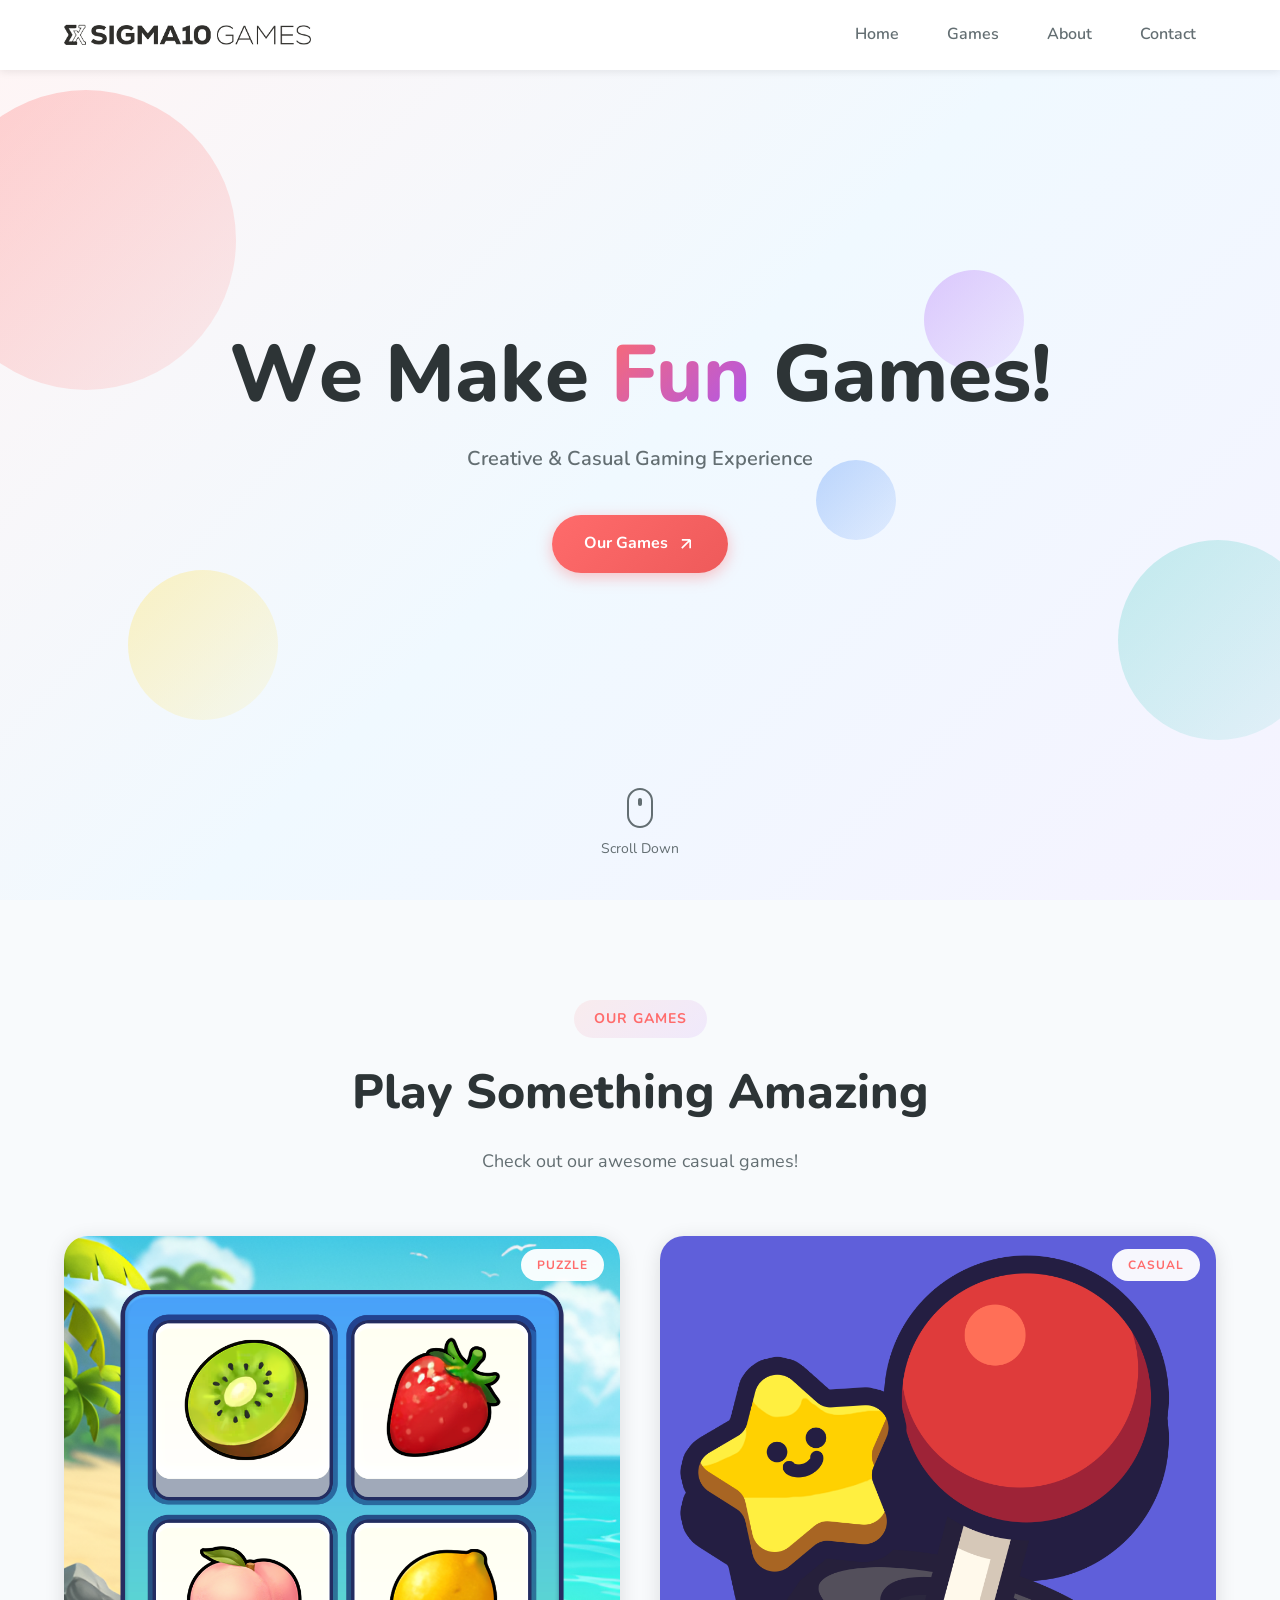
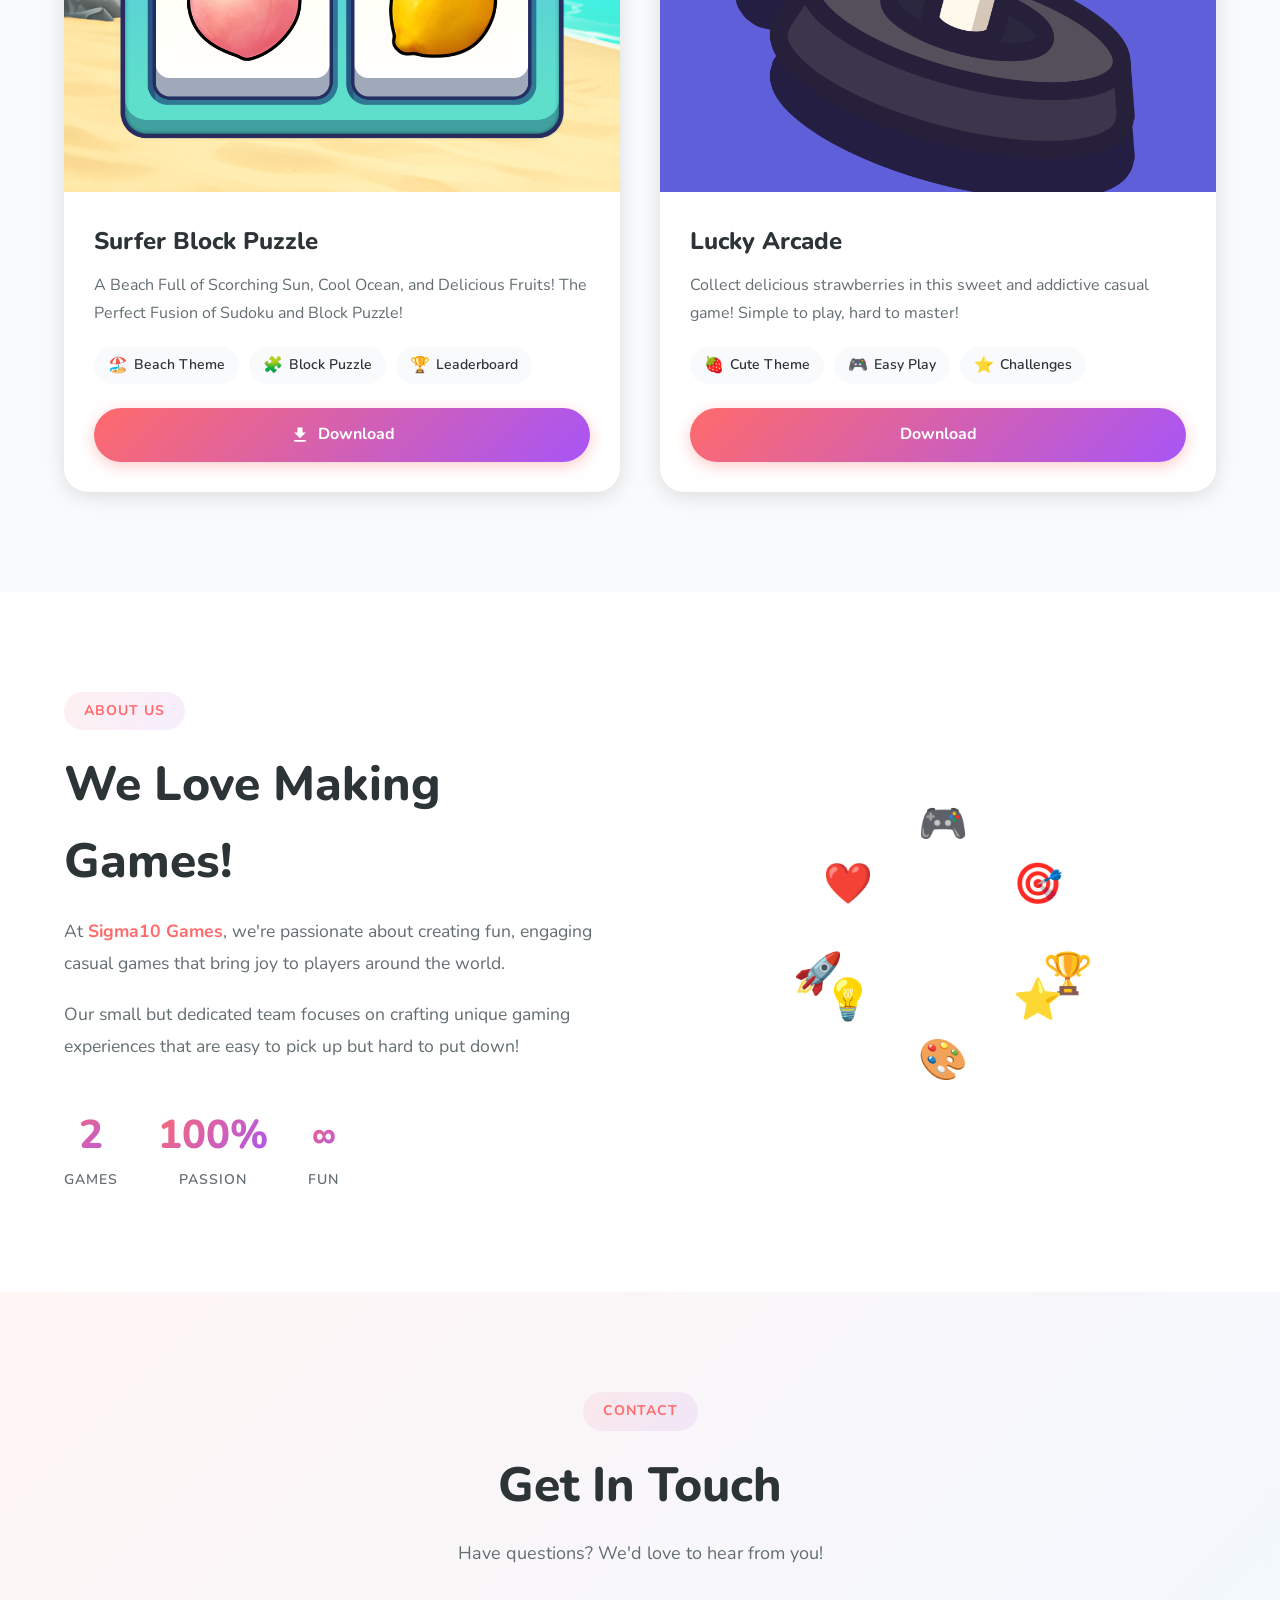
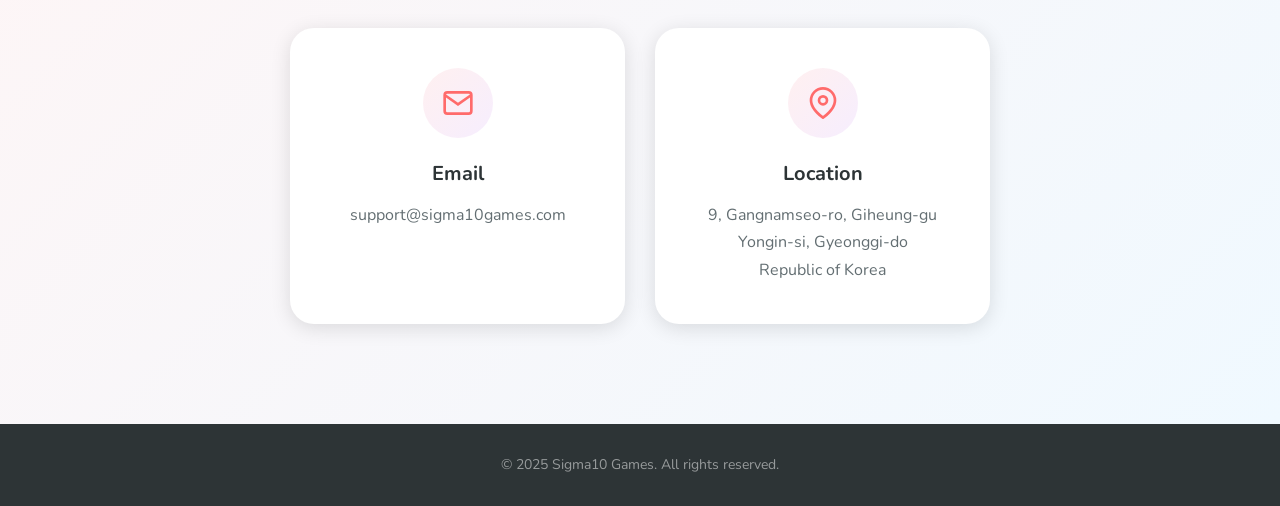
<file: index.html>
<!DOCTYPE html>
<html lang="en">
<head>
    <meta charset="UTF-8">
    <meta name="viewport" content="width=device-width, initial-scale=1.0">
    <meta name="description" content="Sigma10 Games - We make fun and creative casual games!">
    <title>Sigma10 Games</title>

    <!-- Open Graph -->
    <meta property="og:type" content="website">
    <meta property="og:url" content="https://sigma10games.com/">
    <meta property="og:title" content="Sigma10 Games">
    <meta property="og:description" content="We make fun and creative casual games!">
    <meta property="og:image" content="https://sigma10games.com/assets/img/SIGMA10_LOGO.png">
    <meta property="og:site_name" content="Sigma10 Games">

    <!-- Twitter Card -->
    <meta name="twitter:card" content="summary">
    <meta name="twitter:title" content="Sigma10 Games">
    <meta name="twitter:description" content="We make fun and creative casual games!">
    <meta name="twitter:image" content="https://sigma10games.com/assets/img/SIGMA10_LOGO.png">
    <link rel="icon" type="image/x-icon" href="assets/favicon.ico">
    <link href="https://fonts.googleapis.com/css2?family=Nunito:wght@400;600;700;800&display=swap" rel="stylesheet">
    <link rel="stylesheet" href="css/styles.css?v=3">
</head>
<body>
    <!-- Navigation -->
    <nav class="navbar">
        <div class="container nav-container">
            <a href="#" class="logo">
                <img src="assets/img/SIGMA10_LOGO.png" alt="Sigma10 Games">
            </a>
            <ul class="nav-links">
                <li><a href="#home">Home</a></li>
                <li><a href="#games">Games</a></li>
                <li><a href="#about">About</a></li>
                <li><a href="#contact">Contact</a></li>
            </ul>
            <button class="mobile-menu-btn" aria-label="Toggle menu">
                <span></span>
                <span></span>
                <span></span>
            </button>
        </div>
    </nav>

    <!-- Hero Section -->
    <section id="home" class="hero">
        <div class="hero-bg">
            <div class="floating-shape shape1"></div>
            <div class="floating-shape shape2"></div>
            <div class="floating-shape shape3"></div>
            <div class="floating-shape shape4"></div>
            <div class="floating-shape shape5"></div>
        </div>
        <div class="container hero-content">
            <h1 class="hero-title">
                <span class="wave">W</span><span class="wave">e</span><span class="wave"> </span>
                <span class="wave">M</span><span class="wave">a</span><span class="wave">k</span><span class="wave">e</span><span class="wave"> </span>
                <span class="highlight">Fun</span> Games!
            </h1>
            <p class="hero-subtitle">Creative & Casual Gaming Experience</p>
            <a href="#games" class="btn btn-primary">
                <span>Our Games</span>
                <svg width="20" height="20" viewBox="0 0 24 24" fill="none" stroke="currentColor" stroke-width="2">
                    <path d="M7 17L17 7M17 7H7M17 7V17"/>
                </svg>
            </a>
        </div>
        <div class="scroll-indicator">
            <div class="mouse">
                <div class="wheel"></div>
            </div>
            <span>Scroll Down</span>
        </div>
    </section>

    <!-- Games Section -->
    <section id="games" class="games-section">
        <div class="container">
            <div class="section-header">
                <span class="section-tag">Our Games</span>
                <h2 class="section-title">Play Something Amazing</h2>
                <p class="section-desc">Check out our awesome casual games!</p>
            </div>

            <div class="games-grid">
                <!-- Game 1: Surfer Block Puzzle -->
                <div class="game-card">
                    <div class="game-image">
                        <img src="assets/img/portfolio/surfer_block_puzzle.png" alt="Surfer Block Puzzle">
                        <div class="game-overlay">
                            <span class="game-badge">Puzzle</span>
                        </div>
                    </div>
                    <div class="game-content">
                        <h3 class="game-title">Surfer Block Puzzle</h3>
                        <p class="game-desc">
                            A Beach Full of Scorching Sun, Cool Ocean, and Delicious Fruits!
                            The Perfect Fusion of Sudoku and Block Puzzle!
                        </p>
                        <div class="game-features">
                            <span class="feature"><span class="feature-icon">🏖️</span> Beach Theme</span>
                            <span class="feature"><span class="feature-icon">🧩</span> Block Puzzle</span>
                            <span class="feature"><span class="feature-icon">🏆</span> Leaderboard</span>
                        </div>
                        <div class="game-links">
                            <a href="games/surfer-block-puzzle/index.html"
                               class="store-btn smart-download"
                               data-android="https://play.google.com/store/apps/details?id=com.marina.projj"
                               data-ios="https://apps.apple.com/app/id6695753098">
                                <svg viewBox="0 0 24 24" width="20" height="20">
                                    <path fill="currentColor" d="M5,20H19V18H5M19,9H15V3H9V9H5L12,16L19,9Z"/>
                                </svg>
                                <span>Download</span>
                            </a>
                        </div>
                    </div>
                </div>

                <!-- Game 2: Lucky Arcade -->
                <div class="game-card">
                    <div class="game-image">
                        <img src="assets/img/portfolio/lucky_arcade.png" alt="Lucky Arcade">
                        <div class="game-overlay">
                            <span class="game-badge">Casual</span>
                        </div>
                    </div>
                    <div class="game-content">
                        <h3 class="game-title">Lucky Arcade</h3>
                        <p class="game-desc">
                            Collect delicious strawberries in this sweet and addictive casual game!
                            Simple to play, hard to master!
                        </p>
                        <div class="game-features">
                            <span class="feature"><span class="feature-icon">🍓</span> Cute Theme</span>
                            <span class="feature"><span class="feature-icon">🎮</span> Easy Play</span>
                            <span class="feature"><span class="feature-icon">⭐</span> Challenges</span>
                        </div>
                        <div class="game-links">
                            <a href="games/lucky-arcade/index.html"
                               class="store-btn smart-download"
                               data-android="https://play.google.com/store/apps/details?id=com.sigma10games.sevenstrawberries"
                               data-ios="https://apps.apple.com/app/id6746425156"
                                <svg viewBox="0 0 24 24" width="20" height="20">
                                    <path fill="currentColor" d="M5,20H19V18H5M19,9H15V3H9V9H5L12,16L19,9Z"/>
                                </svg>
                                <span>Download</span>
                            </a>
                        </div>
                    </div>
                </div>
            </div>
        </div>
    </section>

    <!-- About Section -->
    <section id="about" class="about-section">
        <div class="container">
            <div class="about-content">
                <div class="about-text">
                    <span class="section-tag">About Us</span>
                    <h2 class="section-title">We Love Making Games!</h2>
                    <p>
                        At <strong>Sigma10 Games</strong>, we're passionate about creating fun,
                        engaging casual games that bring joy to players around the world.
                    </p>
                    <p>
                        Our small but dedicated team focuses on crafting unique gaming experiences
                        that are easy to pick up but hard to put down!
                    </p>
                    <div class="about-stats">
                        <div class="stat">
                            <span class="stat-number">2</span>
                            <span class="stat-label">Games</span>
                        </div>
                        <div class="stat">
                            <span class="stat-number">100%</span>
                            <span class="stat-label">Passion</span>
                        </div>
                        <div class="stat">
                            <span class="stat-number">∞</span>
                            <span class="stat-label">Fun</span>
                        </div>
                    </div>
                </div>
                <div class="about-visual">
                    <div class="emoji-cloud">
                        <span class="emoji e1">🎮</span>
                        <span class="emoji e2">🎯</span>
                        <span class="emoji e3">🏆</span>
                        <span class="emoji e4">⭐</span>
                        <span class="emoji e5">🎨</span>
                        <span class="emoji e6">💡</span>
                        <span class="emoji e7">🚀</span>
                        <span class="emoji e8">❤️</span>
                    </div>
                </div>
            </div>
        </div>
    </section>

    <!-- Contact Section -->
    <section id="contact" class="contact-section">
        <div class="container">
            <div class="section-header">
                <span class="section-tag">Contact</span>
                <h2 class="section-title">Get In Touch</h2>
                <p class="section-desc">Have questions? We'd love to hear from you!</p>
            </div>

            <div class="contact-cards">
                <div class="contact-card">
                    <div class="contact-icon">
                        <svg width="32" height="32" viewBox="0 0 24 24" fill="none" stroke="currentColor" stroke-width="2">
                            <path d="M4 4h16c1.1 0 2 .9 2 2v12c0 1.1-.9 2-2 2H4c-1.1 0-2-.9-2-2V6c0-1.1.9-2 2-2z"/>
                            <polyline points="22,6 12,13 2,6"/>
                        </svg>
                    </div>
                    <h3>Email</h3>
                    <p>support@sigma10games.com</p>
                </div>
                <div class="contact-card">
                    <div class="contact-icon">
                        <svg width="32" height="32" viewBox="0 0 24 24" fill="none" stroke="currentColor" stroke-width="2">
                            <path d="M21 10c0 7-9 13-9 13s-9-6-9-13a9 9 0 0 1 18 0z"/>
                            <circle cx="12" cy="10" r="3"/>
                        </svg>
                    </div>
                    <h3>Location</h3>
                    <p>9, Gangnamseo-ro, Giheung-gu<br>Yongin-si, Gyeonggi-do<br>Republic of Korea</p>
                </div>
            </div>
        </div>
    </section>

    <!-- Footer -->
    <footer class="footer">
        <div class="container">
            <div class="footer-bottom">
                <p>&copy; 2025 Sigma10 Games. All rights reserved.</p>
            </div>
        </div>
    </footer>

    <script src="js/scripts.js?v=3"></script>
</body>
</html>
</file>
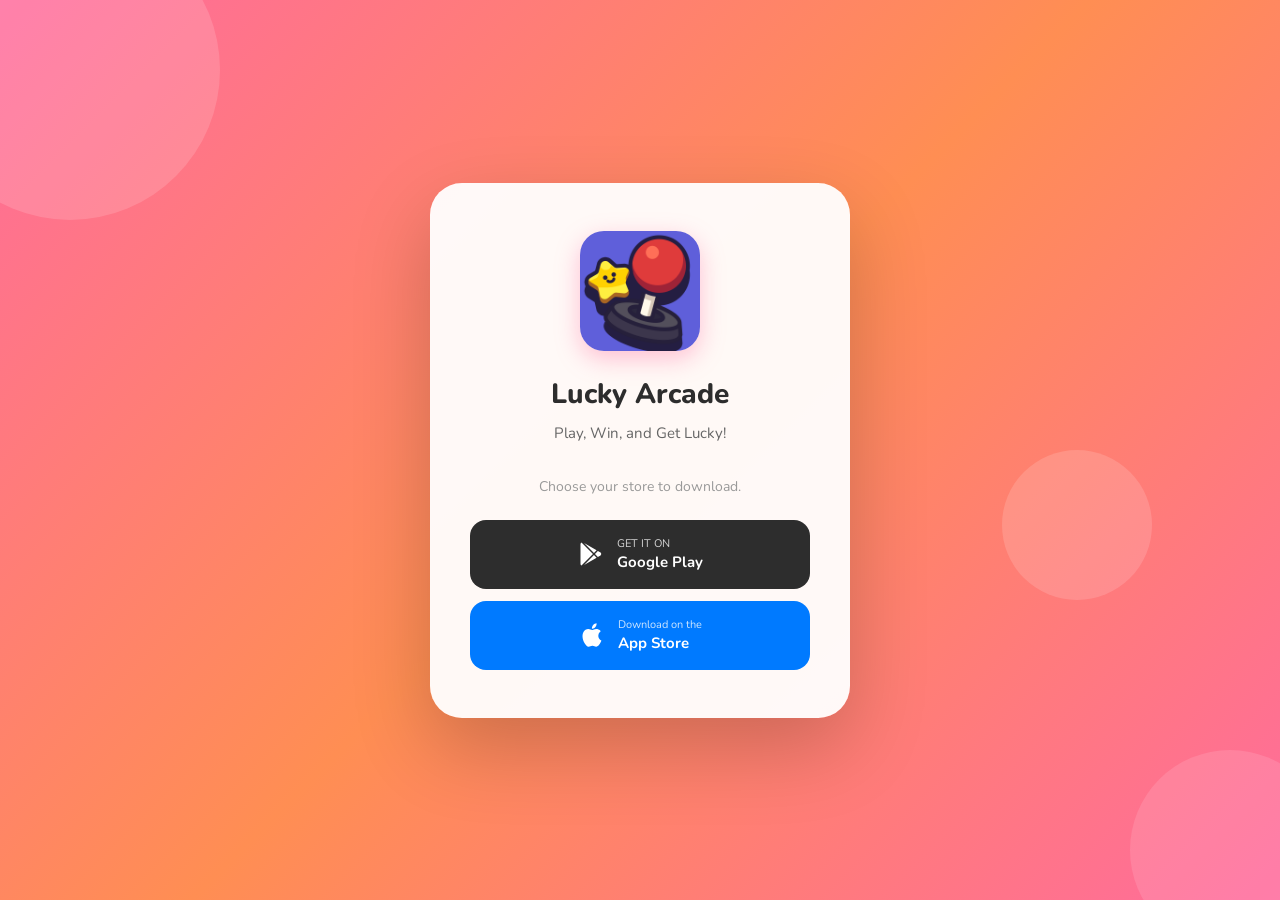
<file: games/lucky-arcade/index.html>
<!DOCTYPE html>
<html lang="ko">
<head>
    <meta charset="UTF-8">
    <meta name="viewport" content="width=device-width, initial-scale=1.0">

    <!-- Primary Meta Tags -->
    <title>Lucky Arcade - Sigma10 Games</title>
    <meta name="title" content="Lucky Arcade">
    <meta name="description" content="Play, Win, and Get Lucky! Download now for free.">

    <!-- Open Graph (카카오톡, Facebook 등 미리보기) -->
    <meta property="og:type" content="website">
    <meta property="og:url" content="https://sigma10games.com/games/lucky-arcade/">
    <meta property="og:title" content="Lucky Arcade">
    <meta property="og:description" content="Play, Win, and Get Lucky! Download now for free.">
    <meta property="og:image" content="https://sigma10games.com/assets/img/og/lucky_arcade.png">
    <meta property="og:image:width" content="1200">
    <meta property="og:image:height" content="630">
    <meta property="og:site_name" content="Sigma10 Games">

    <!-- Twitter Card -->
    <meta name="twitter:card" content="summary_large_image">
    <meta name="twitter:title" content="Lucky Arcade">
    <meta name="twitter:description" content="Play, Win, and Get Lucky! Download now for free.">
    <meta name="twitter:image" content="https://sigma10games.com/assets/img/og/lucky_arcade.png">

    <link rel="icon" type="image/x-icon" href="../../assets/favicon.ico">
    <link href="https://fonts.googleapis.com/css2?family=Nunito:wght@400;600;700;800&display=swap" rel="stylesheet">
    <style>
        * { margin: 0; padding: 0; box-sizing: border-box; }

        body {
            font-family: 'Nunito', sans-serif;
            background: linear-gradient(135deg, #ff6b9d 0%, #ff8e53 50%, #ff6b9d 100%);
            min-height: 100vh;
            display: flex;
            align-items: center;
            justify-content: center;
            overflow: hidden;
        }

        .bg-shapes {
            position: fixed;
            inset: 0;
            pointer-events: none;
            z-index: 0;
        }

        .shape {
            position: absolute;
            border-radius: 50%;
            opacity: 0.15;
            animation: float 6s ease-in-out infinite;
        }

        .shape:nth-child(1) { width: 300px; height: 300px; background: #fff; top: -80px; left: -80px; animation-delay: 0s; }
        .shape:nth-child(2) { width: 200px; height: 200px; background: #ffe0f0; bottom: -50px; right: -50px; animation-delay: 2s; }
        .shape:nth-child(3) { width: 150px; height: 150px; background: #fff; top: 50%; right: 10%; animation-delay: 4s; }

        @keyframes float {
            0%, 100% { transform: translateY(0); }
            50% { transform: translateY(-20px); }
        }

        .card {
            position: relative;
            z-index: 1;
            background: rgba(255, 255, 255, 0.95);
            border-radius: 32px;
            padding: 48px 40px;
            max-width: 420px;
            width: 90%;
            text-align: center;
            box-shadow: 0 30px 80px rgba(0, 0, 0, 0.2);
            animation: slideUp 0.5s ease-out;
        }

        @keyframes slideUp {
            from { opacity: 0; transform: translateY(30px); }
            to { opacity: 1; transform: translateY(0); }
        }

        .game-icon {
            width: 120px;
            height: 120px;
            border-radius: 24px;
            margin: 0 auto 24px;
            overflow: hidden;
            box-shadow: 0 8px 24px rgba(255, 107, 157, 0.4);
        }

        .game-icon img {
            width: 100%;
            height: 100%;
            object-fit: cover;
        }

        .game-title {
            font-size: 28px;
            font-weight: 800;
            color: #2d2d2d;
            margin-bottom: 8px;
        }

        .game-desc {
            font-size: 15px;
            color: #666;
            margin-bottom: 32px;
            line-height: 1.6;
        }

        .redirect-msg {
            font-size: 14px;
            color: #999;
            margin-bottom: 24px;
        }

        .redirect-msg span {
            font-weight: 700;
            color: #ff6b9d;
        }

        .store-buttons {
            display: flex;
            flex-direction: column;
            gap: 12px;
        }

        .store-btn {
            display: flex;
            align-items: center;
            justify-content: center;
            gap: 12px;
            padding: 16px 24px;
            border-radius: 16px;
            text-decoration: none;
            font-size: 16px;
            font-weight: 700;
            transition: transform 0.2s, box-shadow 0.2s;
            cursor: pointer;
        }

        .store-btn:hover {
            transform: translateY(-2px);
            box-shadow: 0 8px 24px rgba(0, 0, 0, 0.15);
        }

        .store-btn:active {
            transform: translateY(0);
        }

        .google-play {
            background: #2d2d2d;
            color: #fff;
        }

        .app-store {
            background: #007aff;
            color: #fff;
        }

        .store-btn svg {
            flex-shrink: 0;
        }

        .btn-text { text-align: left; }
        .btn-sub { font-size: 11px; font-weight: 400; opacity: 0.8; display: block; }
        .btn-main { font-size: 15px; font-weight: 700; }

        .back-link {
            display: inline-block;
            margin-top: 24px;
            font-size: 13px;
            color: #aaa;
            text-decoration: none;
        }

        .back-link:hover { color: #ff6b9d; }

        .store-btn.highlighted {
            animation: pulse 2s ease-in-out infinite;
        }

        @keyframes pulse {
            0%, 100% { box-shadow: 0 4px 16px rgba(255, 107, 157, 0.4); }
            50% { box-shadow: 0 8px 32px rgba(255, 107, 157, 0.7); }
        }
    </style>
</head>
<body>
    <div class="bg-shapes">
        <div class="shape"></div>
        <div class="shape"></div>
        <div class="shape"></div>
    </div>

    <div class="card">
        <div class="game-icon">
            <img src="../../assets/img/portfolio/lucky_arcade.png" alt="Lucky Arcade">
        </div>
        <h1 class="game-title">Lucky Arcade</h1>
        <p class="game-desc">Play, Win, and Get Lucky!</p>

        <p class="redirect-msg" id="redirect-msg"></p>

        <div class="store-buttons" id="store-buttons">
            <a href="https://play.google.com/store/apps/details?id=com.sigma10games.sevenstrawberries"
               id="btn-android"
               class="store-btn google-play"
               target="_blank">
                <svg viewBox="0 0 24 24" width="28" height="28">
                    <path fill="currentColor" d="M3,20.5V3.5C3,2.91 3.34,2.39 3.84,2.15L13.69,12L3.84,21.85C3.34,21.6 3,21.09 3,20.5M16.81,15.12L6.05,21.34L14.54,12.85L16.81,15.12M20.16,10.81C20.5,11.08 20.75,11.5 20.75,12C20.75,12.5 20.5,12.92 20.16,13.19L17.89,14.5L15.39,12L17.89,9.5L20.16,10.81M6.05,2.66L16.81,8.88L14.54,11.15L6.05,2.66Z"/>
                </svg>
                <div class="btn-text">
                    <span class="btn-sub">GET IT ON</span>
                    <span class="btn-main">Google Play</span>
                </div>
            </a>
            <a href="https://apps.apple.com/app/id6746425156"
               id="btn-ios"
               class="store-btn app-store"
               target="_blank">
                <svg viewBox="0 0 24 24" width="28" height="28">
                    <path fill="currentColor" d="M18.71,19.5C17.88,20.74 17,21.95 15.66,21.97C14.32,22 13.89,21.18 12.37,21.18C10.84,21.18 10.37,21.95 9.1,22C7.79,22.05 6.8,20.68 5.96,19.47C4.25,17 2.94,12.45 4.7,9.39C5.57,7.87 7.13,6.91 8.82,6.88C10.1,6.86 11.32,7.75 12.11,7.75C12.89,7.75 14.37,6.68 15.92,6.84C16.57,6.87 18.39,7.1 19.56,8.82C19.47,8.88 17.39,10.1 17.41,12.63C17.44,15.65 20.06,16.66 20.09,16.67C20.06,16.74 19.67,18.11 18.71,19.5M13,3.5C13.73,2.67 14.94,2.04 15.94,2C16.07,3.17 15.6,4.35 14.9,5.19C14.21,6.04 13.07,6.7 11.95,6.61C11.8,5.46 12.36,4.26 13,3.5Z"/>
                </svg>
                <div class="btn-text">
                    <span class="btn-sub">Download on the</span>
                    <span class="btn-main">App Store</span>
                </div>
            </a>
        </div>

    </div>

    <script>
        const ua = navigator.userAgent || navigator.vendor || window.opera;
        const isIOS = /iPad|iPhone|iPod/.test(ua) && !window.MSStream;
        const isAndroid = /android/i.test(ua);

        const msgEl = document.getElementById('redirect-msg');
        const btnAndroid = document.getElementById('btn-android');
        const btnIOS = document.getElementById('btn-ios');

        if (isIOS) {
            msgEl.innerHTML = 'Redirecting to <span>App Store</span>...';
            btnIOS.classList.add('highlighted');
            setTimeout(() => { window.location.href = btnIOS.href; }, 1500);
        } else if (isAndroid) {
            msgEl.innerHTML = 'Redirecting to <span>Google Play</span>...';
            btnAndroid.classList.add('highlighted');
            setTimeout(() => { window.location.href = btnAndroid.href; }, 1500);
        } else {
            msgEl.textContent = 'Choose your store to download.';
        }
    </script>
</body>
</html>
</file>
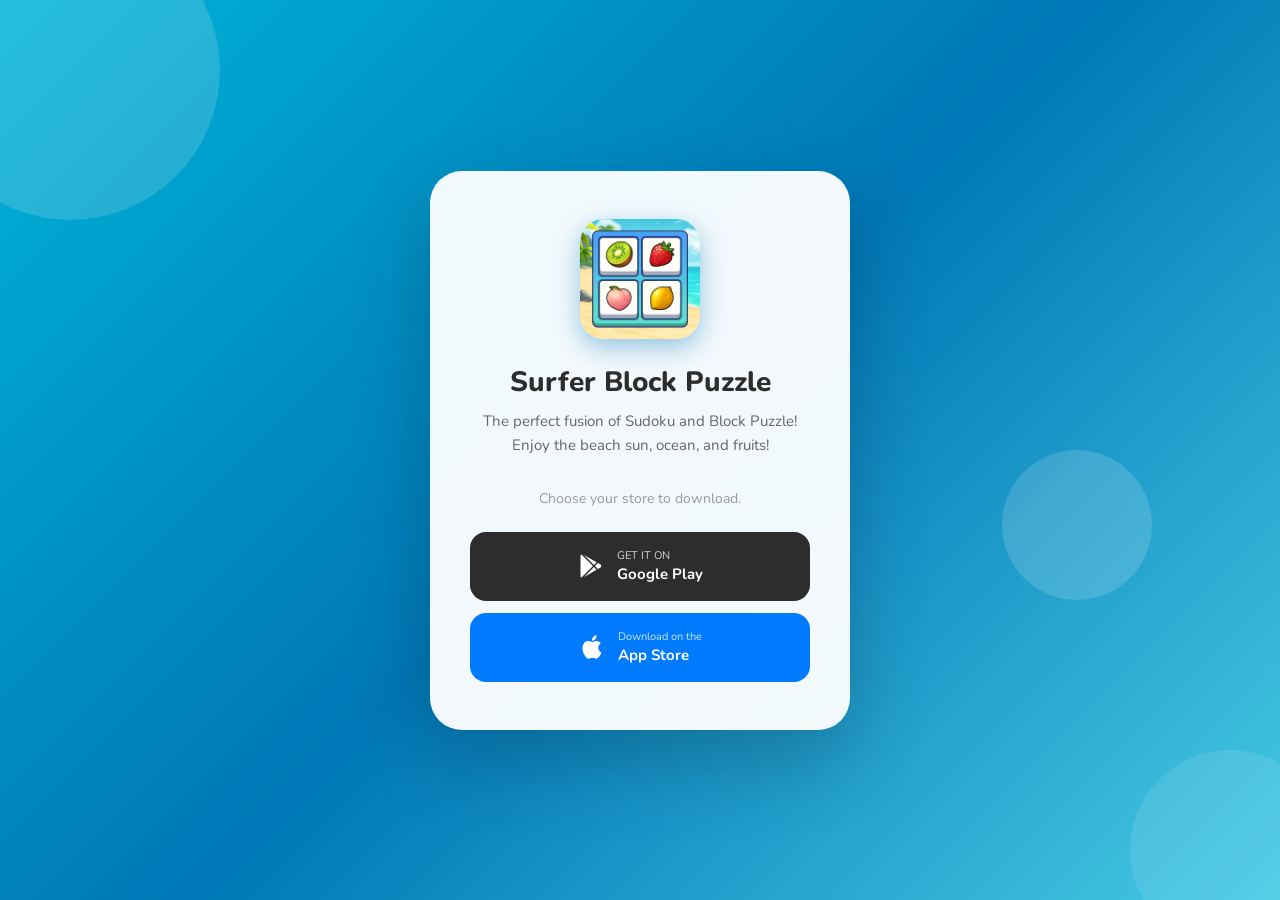
<file: games/surfer-block-puzzle/index.html>
<!DOCTYPE html>
<html lang="ko">
<head>
    <meta charset="UTF-8">
    <meta name="viewport" content="width=device-width, initial-scale=1.0">

    <!-- Primary Meta Tags -->
    <title>Surfer Block Puzzle - Sigma10 Games</title>
    <meta name="title" content="Surfer Block Puzzle">
    <meta name="description" content="The perfect fusion of Sudoku and Block Puzzle! Download now for free.">

    <!-- Open Graph (카카오톡, Facebook 등 미리보기) -->
    <meta property="og:type" content="website">
    <meta property="og:url" content="https://sigma10games.com/games/surfer-block-puzzle/">
    <meta property="og:title" content="Surfer Block Puzzle">
    <meta property="og:description" content="The perfect fusion of Sudoku and Block Puzzle! Download now for free.">
    <meta property="og:image" content="https://sigma10games.com/assets/img/og/surfer_block_puzzle.png">
    <meta property="og:image:width" content="1200">
    <meta property="og:image:height" content="630">
    <meta property="og:site_name" content="Sigma10 Games">

    <!-- Twitter Card -->
    <meta name="twitter:card" content="summary_large_image">
    <meta name="twitter:title" content="Surfer Block Puzzle">
    <meta name="twitter:description" content="The perfect fusion of Sudoku and Block Puzzle! Download now for free.">
    <meta name="twitter:image" content="https://sigma10games.com/assets/img/og/surfer_block_puzzle.png">

    <link rel="icon" type="image/x-icon" href="../../assets/favicon.ico">
    <link href="https://fonts.googleapis.com/css2?family=Nunito:wght@400;600;700;800&display=swap" rel="stylesheet">
    <style>
        * { margin: 0; padding: 0; box-sizing: border-box; }

        body {
            font-family: 'Nunito', sans-serif;
            background: linear-gradient(135deg, #00b4d8 0%, #0077b6 50%, #48cae4 100%);
            min-height: 100vh;
            display: flex;
            align-items: center;
            justify-content: center;
            overflow: hidden;
        }

        .bg-shapes {
            position: fixed;
            inset: 0;
            pointer-events: none;
            z-index: 0;
        }

        .shape {
            position: absolute;
            border-radius: 50%;
            opacity: 0.15;
            animation: float 6s ease-in-out infinite;
        }

        .shape:nth-child(1) { width: 300px; height: 300px; background: #fff; top: -80px; left: -80px; animation-delay: 0s; }
        .shape:nth-child(2) { width: 200px; height: 200px; background: #ade8f4; bottom: -50px; right: -50px; animation-delay: 2s; }
        .shape:nth-child(3) { width: 150px; height: 150px; background: #fff; top: 50%; right: 10%; animation-delay: 4s; }

        @keyframes float {
            0%, 100% { transform: translateY(0); }
            50% { transform: translateY(-20px); }
        }

        .card {
            position: relative;
            z-index: 1;
            background: rgba(255, 255, 255, 0.95);
            border-radius: 32px;
            padding: 48px 40px;
            max-width: 420px;
            width: 90%;
            text-align: center;
            box-shadow: 0 30px 80px rgba(0, 0, 0, 0.2);
            animation: slideUp 0.5s ease-out;
        }

        @keyframes slideUp {
            from { opacity: 0; transform: translateY(30px); }
            to { opacity: 1; transform: translateY(0); }
        }

        .game-icon {
            width: 120px;
            height: 120px;
            border-radius: 24px;
            margin: 0 auto 24px;
            overflow: hidden;
            box-shadow: 0 8px 24px rgba(0, 119, 182, 0.4);
        }

        .game-icon img {
            width: 100%;
            height: 100%;
            object-fit: cover;
        }

        .game-title {
            font-size: 28px;
            font-weight: 800;
            color: #2d2d2d;
            margin-bottom: 8px;
        }

        .game-desc {
            font-size: 15px;
            color: #666;
            margin-bottom: 32px;
            line-height: 1.6;
        }

        .redirect-msg {
            font-size: 14px;
            color: #999;
            margin-bottom: 24px;
        }

        .redirect-msg span {
            font-weight: 700;
            color: #0077b6;
        }

        .store-buttons {
            display: flex;
            flex-direction: column;
            gap: 12px;
        }

        .store-btn {
            display: flex;
            align-items: center;
            justify-content: center;
            gap: 12px;
            padding: 16px 24px;
            border-radius: 16px;
            text-decoration: none;
            font-size: 16px;
            font-weight: 700;
            transition: transform 0.2s, box-shadow 0.2s;
            cursor: pointer;
        }

        .store-btn:hover {
            transform: translateY(-2px);
            box-shadow: 0 8px 24px rgba(0, 0, 0, 0.15);
        }

        .store-btn:active {
            transform: translateY(0);
        }

        .google-play {
            background: #2d2d2d;
            color: #fff;
        }

        .app-store {
            background: #007aff;
            color: #fff;
        }

        .store-btn svg {
            flex-shrink: 0;
        }

        .btn-text { text-align: left; }
        .btn-sub { font-size: 11px; font-weight: 400; opacity: 0.8; display: block; }
        .btn-main { font-size: 15px; font-weight: 700; }

        .back-link {
            display: inline-block;
            margin-top: 24px;
            font-size: 13px;
            color: #aaa;
            text-decoration: none;
        }

        .back-link:hover { color: #0077b6; }

        .store-btn.highlighted {
            animation: pulse 2s ease-in-out infinite;
        }

        @keyframes pulse {
            0%, 100% { box-shadow: 0 4px 16px rgba(0, 119, 182, 0.4); }
            50% { box-shadow: 0 8px 32px rgba(0, 119, 182, 0.7); }
        }
    </style>
</head>
<body>
    <div class="bg-shapes">
        <div class="shape"></div>
        <div class="shape"></div>
        <div class="shape"></div>
    </div>

    <div class="card">
        <div class="game-icon">
            <img src="../../assets/img/portfolio/surfer_block_puzzle.png" alt="Surfer Block Puzzle">
        </div>
        <h1 class="game-title">Surfer Block Puzzle</h1>
        <p class="game-desc">The perfect fusion of Sudoku and Block Puzzle!<br>Enjoy the beach sun, ocean, and fruits!</p>

        <p class="redirect-msg" id="redirect-msg"></p>

        <div class="store-buttons" id="store-buttons">
            <a href="https://play.google.com/store/apps/details?id=com.marina.projj"
               id="btn-android"
               class="store-btn google-play"
               target="_blank">
                <svg viewBox="0 0 24 24" width="28" height="28">
                    <path fill="currentColor" d="M3,20.5V3.5C3,2.91 3.34,2.39 3.84,2.15L13.69,12L3.84,21.85C3.34,21.6 3,21.09 3,20.5M16.81,15.12L6.05,21.34L14.54,12.85L16.81,15.12M20.16,10.81C20.5,11.08 20.75,11.5 20.75,12C20.75,12.5 20.5,12.92 20.16,13.19L17.89,14.5L15.39,12L17.89,9.5L20.16,10.81M6.05,2.66L16.81,8.88L14.54,11.15L6.05,2.66Z"/>
                </svg>
                <div class="btn-text">
                    <span class="btn-sub">GET IT ON</span>
                    <span class="btn-main">Google Play</span>
                </div>
            </a>
            <a href="https://apps.apple.com/app/id6695753098"
               id="btn-ios"
               class="store-btn app-store"
               target="_blank">
                <svg viewBox="0 0 24 24" width="28" height="28">
                    <path fill="currentColor" d="M18.71,19.5C17.88,20.74 17,21.95 15.66,21.97C14.32,22 13.89,21.18 12.37,21.18C10.84,21.18 10.37,21.95 9.1,22C7.79,22.05 6.8,20.68 5.96,19.47C4.25,17 2.94,12.45 4.7,9.39C5.57,7.87 7.13,6.91 8.82,6.88C10.1,6.86 11.32,7.75 12.11,7.75C12.89,7.75 14.37,6.68 15.92,6.84C16.57,6.87 18.39,7.1 19.56,8.82C19.47,8.88 17.39,10.1 17.41,12.63C17.44,15.65 20.06,16.66 20.09,16.67C20.06,16.74 19.67,18.11 18.71,19.5M13,3.5C13.73,2.67 14.94,2.04 15.94,2C16.07,3.17 15.6,4.35 14.9,5.19C14.21,6.04 13.07,6.7 11.95,6.61C11.8,5.46 12.36,4.26 13,3.5Z"/>
                </svg>
                <div class="btn-text">
                    <span class="btn-sub">Download on the</span>
                    <span class="btn-main">App Store</span>
                </div>
            </a>
        </div>

    </div>

    <script>
        const ua = navigator.userAgent || navigator.vendor || window.opera;
        const isIOS = /iPad|iPhone|iPod/.test(ua) && !window.MSStream;
        const isAndroid = /android/i.test(ua);

        const msgEl = document.getElementById('redirect-msg');
        const btnAndroid = document.getElementById('btn-android');
        const btnIOS = document.getElementById('btn-ios');

        if (isIOS) {
            msgEl.innerHTML = 'Redirecting to <span>App Store</span>...';
            btnIOS.classList.add('highlighted');
            setTimeout(() => { window.location.href = btnIOS.href; }, 1500);
        } else if (isAndroid) {
            msgEl.innerHTML = 'Redirecting to <span>Google Play</span>...';
            btnAndroid.classList.add('highlighted');
            setTimeout(() => { window.location.href = btnAndroid.href; }, 1500);
        } else {
            msgEl.textContent = 'Choose your store to download.';
        }
    </script>
</body>
</html>
</file>
<file: css/styles.css>
/* ===== CSS Variables ===== */
:root {
    --primary: #FF6B6B;
    --primary-dark: #ee5a5a;
    --secondary: #4ECDC4;
    --accent: #FFE66D;
    --purple: #A855F7;
    --blue: #3B82F6;
    --dark: #2D3436;
    --gray: #636E72;
    --light-gray: #DFE6E9;
    --white: #FFFFFF;
    --bg-light: #F8FAFC;
    --bg-gradient: linear-gradient(135deg, #667eea 0%, #764ba2 100%);
    --shadow-sm: 0 2px 8px rgba(0, 0, 0, 0.08);
    --shadow-md: 0 4px 20px rgba(0, 0, 0, 0.12);
    --shadow-lg: 0 8px 40px rgba(0, 0, 0, 0.15);
    --radius-sm: 8px;
    --radius-md: 16px;
    --radius-lg: 24px;
    --radius-full: 9999px;
    --transition: all 0.3s ease;
}

/* ===== Reset & Base ===== */
*, *::before, *::after {
    margin: 0;
    padding: 0;
    box-sizing: border-box;
}

html {
    scroll-behavior: smooth;
}

body {
    font-family: 'Nunito', sans-serif;
    font-size: 16px;
    line-height: 1.6;
    color: var(--dark);
    background: var(--white);
    overflow-x: hidden;
}

a {
    text-decoration: none;
    color: inherit;
}

ul {
    list-style: none;
}

img {
    max-width: 100%;
    height: auto;
    display: block;
}

.container {
    max-width: 1200px;
    margin: 0 auto;
    padding: 0 24px;
}

/* ===== Navigation ===== */
.navbar {
    position: fixed;
    top: 0;
    left: 0;
    right: 0;
    z-index: 1000;
    background: rgba(255, 255, 255, 0.95);
    backdrop-filter: blur(10px);
    box-shadow: var(--shadow-sm);
    transition: var(--transition);
}

.nav-container {
    display: flex;
    align-items: center;
    justify-content: space-between;
    height: 70px;
}

.logo {
    display: flex;
    align-items: center;
    gap: 12px;
    font-weight: 800;
    font-size: 1.25rem;
    color: var(--dark);
}

.logo img {
    height: 40px;
    width: auto;
}

.nav-links {
    display: flex;
    align-items: center;
    gap: 8px;
}

.nav-links a {
    padding: 10px 20px;
    font-weight: 600;
    color: var(--gray);
    border-radius: var(--radius-full);
    transition: var(--transition);
}

.nav-links a:hover {
    color: var(--primary);
    background: rgba(255, 107, 107, 0.1);
}

.mobile-menu-btn {
    display: none;
    flex-direction: column;
    gap: 5px;
    background: none;
    border: none;
    cursor: pointer;
    padding: 8px;
}

.mobile-menu-btn span {
    width: 25px;
    height: 3px;
    background: var(--dark);
    border-radius: 2px;
    transition: var(--transition);
}

/* ===== Hero Section ===== */
.hero {
    min-height: 100vh;
    display: flex;
    align-items: center;
    justify-content: center;
    position: relative;
    background: linear-gradient(135deg, #FFF5F5 0%, #F0F9FF 50%, #F5F3FF 100%);
    overflow: hidden;
}

.hero-bg {
    position: absolute;
    inset: 0;
    pointer-events: none;
}

.floating-shape {
    position: absolute;
    border-radius: 50%;
    animation: float 6s ease-in-out infinite;
}

.shape1 {
    width: 300px;
    height: 300px;
    background: linear-gradient(135deg, rgba(255, 107, 107, 0.3), rgba(255, 107, 107, 0.1));
    top: 10%;
    left: -5%;
    animation-delay: 0s;
}

.shape2 {
    width: 200px;
    height: 200px;
    background: linear-gradient(135deg, rgba(78, 205, 196, 0.3), rgba(78, 205, 196, 0.1));
    top: 60%;
    right: -3%;
    animation-delay: 1s;
}

.shape3 {
    width: 150px;
    height: 150px;
    background: linear-gradient(135deg, rgba(255, 230, 109, 0.4), rgba(255, 230, 109, 0.1));
    bottom: 20%;
    left: 10%;
    animation-delay: 2s;
}

.shape4 {
    width: 100px;
    height: 100px;
    background: linear-gradient(135deg, rgba(168, 85, 247, 0.3), rgba(168, 85, 247, 0.1));
    top: 30%;
    right: 20%;
    animation-delay: 3s;
}

.shape5 {
    width: 80px;
    height: 80px;
    background: linear-gradient(135deg, rgba(59, 130, 246, 0.3), rgba(59, 130, 246, 0.1));
    bottom: 40%;
    right: 30%;
    animation-delay: 4s;
}

@keyframes float {
    0%, 100% { transform: translateY(0) rotate(0deg); }
    50% { transform: translateY(-30px) rotate(10deg); }
}

.hero-content {
    text-align: center;
    position: relative;
    z-index: 1;
}

.hero-title {
    font-size: clamp(2.5rem, 8vw, 5rem);
    font-weight: 800;
    line-height: 1.2;
    margin-bottom: 20px;
    color: var(--dark);
}

.hero-title .wave {
    display: inline-block;
    animation: wave 2s ease-in-out infinite;
}

.hero-title .wave:nth-child(2) { animation-delay: 0.1s; }
.hero-title .wave:nth-child(3) { animation-delay: 0.2s; }
.hero-title .wave:nth-child(4) { animation-delay: 0.3s; }
.hero-title .wave:nth-child(5) { animation-delay: 0.4s; }
.hero-title .wave:nth-child(6) { animation-delay: 0.5s; }
.hero-title .wave:nth-child(7) { animation-delay: 0.6s; }
.hero-title .wave:nth-child(8) { animation-delay: 0.7s; }

@keyframes wave {
    0%, 100% { transform: translateY(0); }
    50% { transform: translateY(-10px); }
}

.hero-title .highlight {
    background: linear-gradient(135deg, var(--primary), var(--purple));
    -webkit-background-clip: text;
    -webkit-text-fill-color: transparent;
    background-clip: text;
}

.hero-subtitle {
    font-size: 1.25rem;
    color: var(--gray);
    margin-bottom: 40px;
    font-weight: 600;
}

/* Buttons */
.btn {
    display: inline-flex;
    align-items: center;
    gap: 8px;
    padding: 16px 32px;
    font-size: 1rem;
    font-weight: 700;
    border: none;
    border-radius: var(--radius-full);
    cursor: pointer;
    transition: var(--transition);
}

.btn-primary {
    background: linear-gradient(135deg, var(--primary), var(--primary-dark));
    color: var(--white);
    box-shadow: 0 4px 15px rgba(255, 107, 107, 0.4);
}

.btn-primary:hover {
    transform: translateY(-3px);
    box-shadow: 0 8px 25px rgba(255, 107, 107, 0.5);
}

/* Scroll Indicator */
.scroll-indicator {
    position: absolute;
    bottom: 40px;
    left: 50%;
    transform: translateX(-50%);
    display: flex;
    flex-direction: column;
    align-items: center;
    gap: 10px;
    color: var(--gray);
    font-size: 0.875rem;
    animation: bounce 2s infinite;
}

.mouse {
    width: 26px;
    height: 40px;
    border: 2px solid var(--gray);
    border-radius: 15px;
    display: flex;
    justify-content: center;
    padding-top: 8px;
}

.wheel {
    width: 4px;
    height: 8px;
    background: var(--gray);
    border-radius: 2px;
    animation: scroll 2s infinite;
}

@keyframes bounce {
    0%, 100% { transform: translateX(-50%) translateY(0); }
    50% { transform: translateX(-50%) translateY(10px); }
}

@keyframes scroll {
    0% { opacity: 1; transform: translateY(0); }
    100% { opacity: 0; transform: translateY(10px); }
}

/* ===== Section Styles ===== */
section {
    padding: 100px 0;
}

.section-header {
    text-align: center;
    margin-bottom: 60px;
}

.section-tag {
    display: inline-block;
    padding: 8px 20px;
    background: linear-gradient(135deg, rgba(255, 107, 107, 0.1), rgba(168, 85, 247, 0.1));
    color: var(--primary);
    font-weight: 700;
    font-size: 0.875rem;
    border-radius: var(--radius-full);
    margin-bottom: 16px;
    text-transform: uppercase;
    letter-spacing: 1px;
}

.section-title {
    font-size: clamp(2rem, 5vw, 3rem);
    font-weight: 800;
    color: var(--dark);
    margin-bottom: 16px;
}

.section-desc {
    font-size: 1.125rem;
    color: var(--gray);
    max-width: 600px;
    margin: 0 auto;
}

/* ===== Games Section ===== */
.games-section {
    background: var(--bg-light);
}

.games-grid {
    display: grid;
    grid-template-columns: repeat(auto-fit, minmax(350px, 1fr));
    gap: 40px;
}

.game-card {
    background: var(--white);
    border-radius: var(--radius-lg);
    overflow: hidden;
    box-shadow: var(--shadow-md);
    transition: var(--transition);
}

.game-card:hover {
    transform: translateY(-10px);
    box-shadow: var(--shadow-lg);
}

.game-image {
    position: relative;
    aspect-ratio: 1;
    overflow: hidden;
}

.game-image img {
    width: 100%;
    height: 100%;
    object-fit: cover;
    transition: var(--transition);
}

.game-card:hover .game-image img {
    transform: scale(1.05);
}

.game-overlay {
    position: absolute;
    top: 16px;
    right: 16px;
}

.game-badge {
    padding: 8px 16px;
    background: rgba(255, 255, 255, 0.95);
    color: var(--primary);
    font-weight: 700;
    font-size: 0.75rem;
    border-radius: var(--radius-full);
    text-transform: uppercase;
    letter-spacing: 1px;
}

.game-content {
    padding: 30px;
}

.game-title {
    font-size: 1.5rem;
    font-weight: 800;
    color: var(--dark);
    margin-bottom: 12px;
}

.game-desc {
    color: var(--gray);
    margin-bottom: 20px;
    line-height: 1.7;
}

.game-features {
    display: flex;
    flex-wrap: wrap;
    gap: 10px;
    margin-bottom: 24px;
}

.feature {
    display: inline-flex;
    align-items: center;
    gap: 6px;
    padding: 6px 14px;
    background: var(--bg-light);
    border-radius: var(--radius-full);
    font-size: 0.875rem;
    font-weight: 600;
    color: var(--dark);
}

.feature-icon {
    font-size: 1rem;
}

.game-links {
    display: flex;
    gap: 12px;
}

.store-btn {
    display: inline-flex;
    align-items: center;
    gap: 8px;
    padding: 12px 20px;
    border-radius: var(--radius-md);
    font-weight: 700;
    font-size: 0.875rem;
    transition: var(--transition);
}

.store-btn.smart-download {
    background: linear-gradient(135deg, var(--primary), var(--purple));
    color: var(--white);
    width: 100%;
    justify-content: center;
    padding: 14px 24px;
    font-size: 1rem;
    border-radius: var(--radius-full);
    box-shadow: 0 4px 15px rgba(255, 107, 107, 0.35);
}

.store-btn.smart-download:hover {
    transform: translateY(-3px);
    box-shadow: 0 8px 25px rgba(255, 107, 107, 0.5);
}

/* ===== About Section ===== */
.about-section {
    background: var(--white);
}

.about-content {
    display: grid;
    grid-template-columns: 1fr 1fr;
    gap: 60px;
    align-items: center;
}

.about-text p {
    color: var(--gray);
    margin-bottom: 20px;
    font-size: 1.1rem;
    line-height: 1.8;
}

.about-text strong {
    color: var(--primary);
}

.about-stats {
    display: flex;
    gap: 40px;
    margin-top: 40px;
}

.stat {
    text-align: center;
}

.stat-number {
    display: block;
    font-size: 2.5rem;
    font-weight: 800;
    background: linear-gradient(135deg, var(--primary), var(--purple));
    -webkit-background-clip: text;
    -webkit-text-fill-color: transparent;
    background-clip: text;
}

.stat-label {
    font-size: 0.875rem;
    color: var(--gray);
    font-weight: 600;
    text-transform: uppercase;
    letter-spacing: 1px;
}

.about-visual {
    display: flex;
    justify-content: center;
    align-items: center;
}

.emoji-cloud {
    position: relative;
    width: 300px;
    height: 300px;
}

.emoji {
    position: absolute;
    font-size: 2.5rem;
    animation: floatEmoji 4s ease-in-out infinite;
}

.e1 { top: 0; left: 50%; transform: translateX(-50%); animation-delay: 0s; }
.e2 { top: 20%; right: 10%; animation-delay: 0.5s; }
.e3 { top: 50%; right: 0; animation-delay: 1s; }
.e4 { bottom: 20%; right: 10%; animation-delay: 1.5s; }
.e5 { bottom: 0; left: 50%; transform: translateX(-50%); animation-delay: 2s; }
.e6 { bottom: 20%; left: 10%; animation-delay: 2.5s; }
.e7 { top: 50%; left: 0; animation-delay: 3s; }
.e8 { top: 20%; left: 10%; animation-delay: 3.5s; }

@keyframes floatEmoji {
    0%, 100% { transform: translateY(0) scale(1); }
    50% { transform: translateY(-15px) scale(1.1); }
}

.e1 { animation-name: floatEmoji1; }
@keyframes floatEmoji1 {
    0%, 100% { transform: translateX(-50%) translateY(0) scale(1); }
    50% { transform: translateX(-50%) translateY(-15px) scale(1.1); }
}

.e5 { animation-name: floatEmoji1; }

/* ===== Contact Section ===== */
.contact-section {
    background: linear-gradient(135deg, #FFF5F5 0%, #F0F9FF 100%);
}

.contact-cards {
    display: grid;
    grid-template-columns: repeat(auto-fit, minmax(280px, 1fr));
    gap: 30px;
    max-width: 700px;
    margin: 0 auto;
}

.contact-card {
    background: var(--white);
    padding: 40px;
    border-radius: var(--radius-lg);
    text-align: center;
    box-shadow: var(--shadow-md);
    transition: var(--transition);
}

.contact-card:hover {
    transform: translateY(-5px);
    box-shadow: var(--shadow-lg);
}

.contact-icon {
    display: inline-flex;
    align-items: center;
    justify-content: center;
    width: 70px;
    height: 70px;
    background: linear-gradient(135deg, rgba(255, 107, 107, 0.1), rgba(168, 85, 247, 0.1));
    border-radius: 50%;
    margin-bottom: 20px;
    color: var(--primary);
}

.contact-card h3 {
    font-size: 1.25rem;
    font-weight: 700;
    color: var(--dark);
    margin-bottom: 12px;
}

.contact-card p {
    color: var(--gray);
    line-height: 1.7;
}

/* ===== Footer ===== */
.footer {
    background: var(--dark);
    color: var(--white);
    padding: 30px 0;
}

.footer-bottom {
    text-align: center;
}

.footer-bottom p {
    color: rgba(255, 255, 255, 0.5);
    font-size: 0.875rem;
}

/* ===== Responsive Design ===== */
@media (max-width: 992px) {
    .about-content {
        grid-template-columns: 1fr;
        text-align: center;
    }

    .about-stats {
        justify-content: center;
    }

    .about-visual {
        order: -1;
    }

    .emoji-cloud {
        width: 250px;
        height: 250px;
    }
}

@media (max-width: 768px) {
    .nav-links {
        display: none;
        position: absolute;
        top: 70px;
        left: 0;
        right: 0;
        background: var(--white);
        flex-direction: column;
        padding: 20px;
        box-shadow: var(--shadow-md);
    }

    .nav-links.active {
        display: flex;
    }

    .mobile-menu-btn {
        display: flex;
    }

    .hero-title {
        font-size: 2.5rem;
    }

    section {
        padding: 60px 0;
    }

    .games-grid {
        grid-template-columns: 1fr;
    }

    .game-links {
        flex-direction: column;
    }

    .store-btn {
        justify-content: center;
    }

    .about-stats {
        flex-wrap: wrap;
        gap: 30px;
    }

    .stat {
        flex: 1;
        min-width: 80px;
    }
}

@media (max-width: 480px) {
    .hero-title {
        font-size: 2rem;
    }

    .hero-subtitle {
        font-size: 1rem;
    }

    .section-title {
        font-size: 1.75rem;
    }

    .game-content {
        padding: 20px;
    }

    .contact-card {
        padding: 30px 20px;
    }
}
</file>
